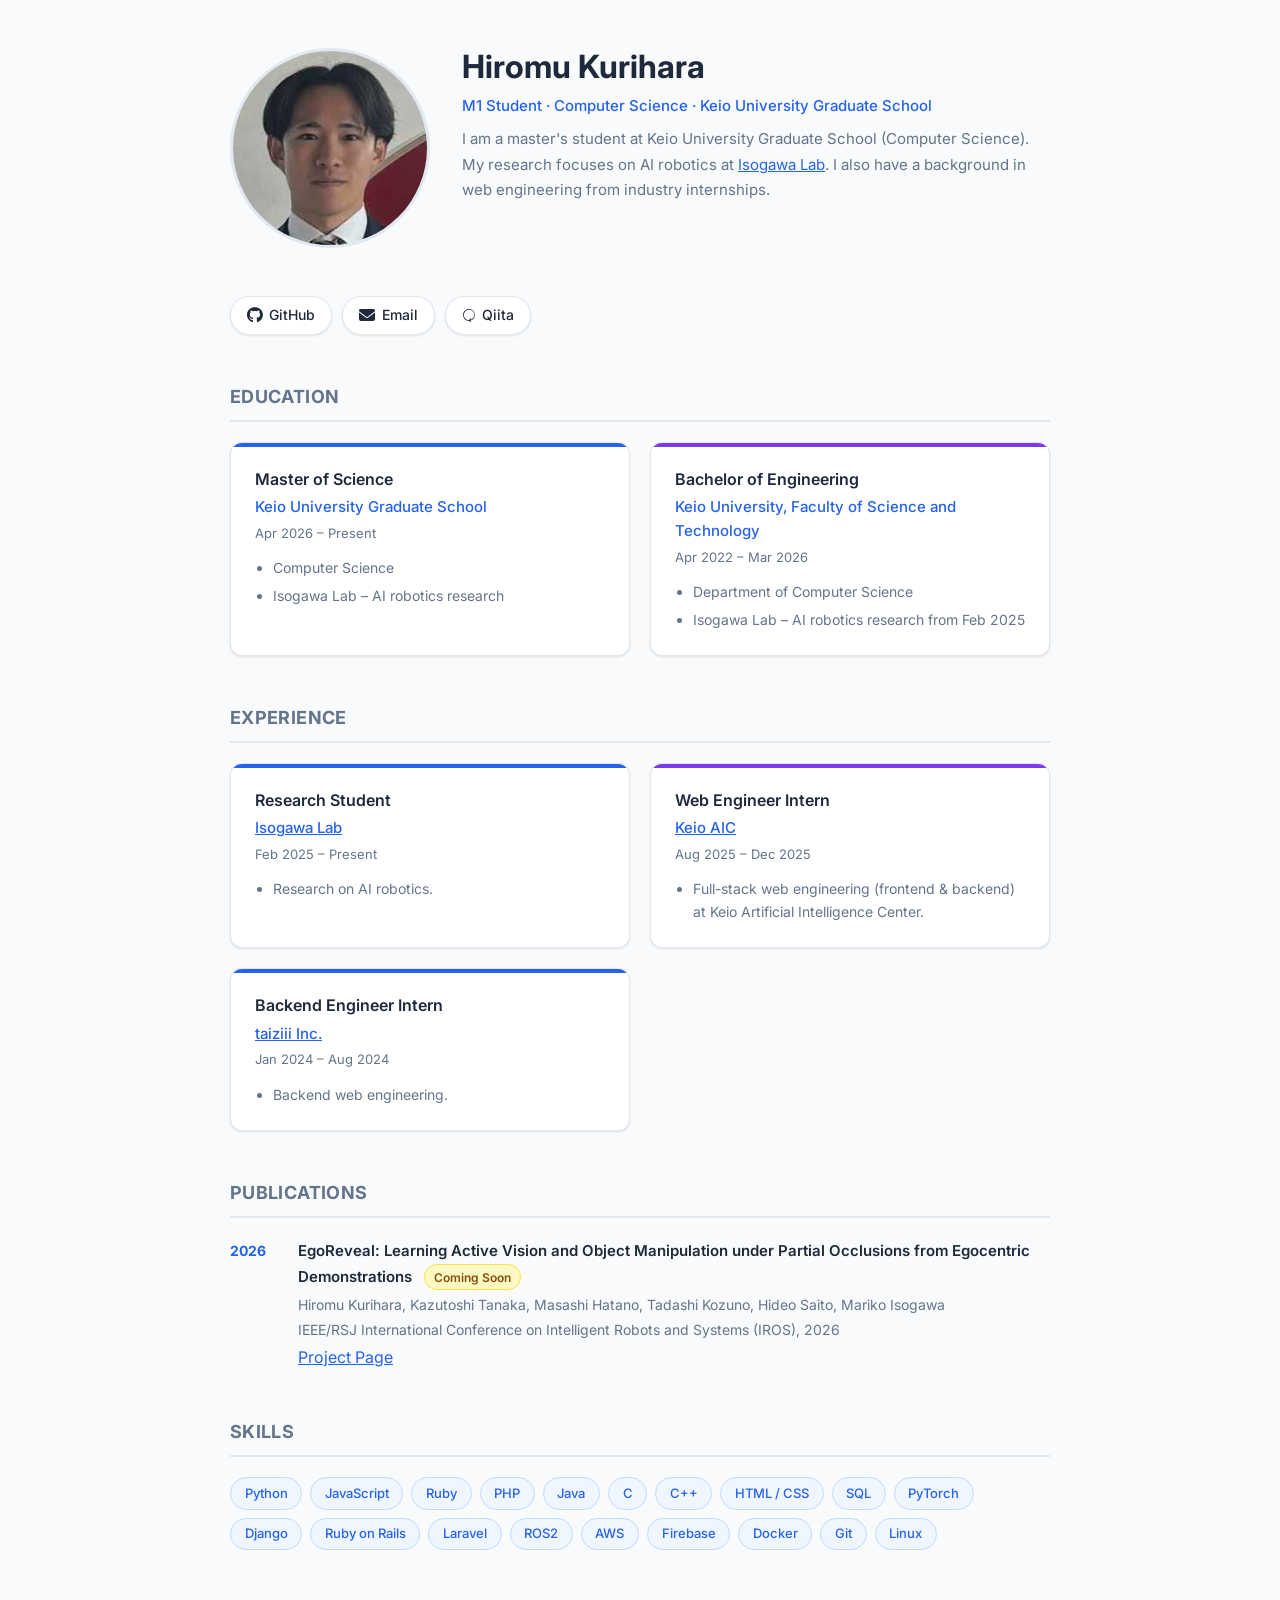
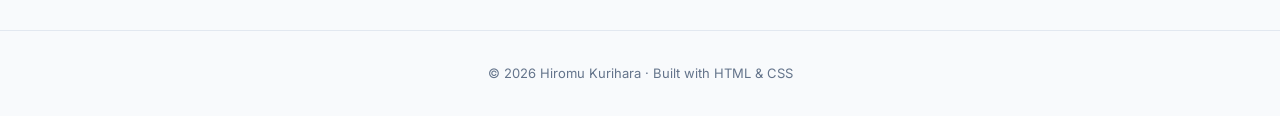
<file: index.html>
<!DOCTYPE html>
<html lang="ja">
<head>
  <meta charset="UTF-8">
  <meta name="viewport" content="width=device-width, initial-scale=1.0">
  <meta name="description" content="Hiromu Kurihara – Researcher / Engineer">
  <title>Hiromu Kurihara</title>

  <!-- Google Fonts: Inter -->
  <link rel="preconnect" href="https://fonts.googleapis.com">
  <link rel="preconnect" href="https://fonts.gstatic.com" crossorigin>
  <link rel="stylesheet"
        href="https://fonts.googleapis.com/css2?family=Inter:wght@400;500;600;700&display=swap">

  <!-- Font Awesome 6.5.2 -->
  <link rel="stylesheet"
        href="https://cdnjs.cloudflare.com/ajax/libs/font-awesome/6.5.2/css/all.min.css"
        integrity="sha512-SnH5WK+bZxgPHs44uWIX+LLJAJ9/2PkPKZ5QiAj6Ta86w+fsb2TkcmfRyVX3pBnMFcV7oQPJkl9QevSCWr3W6A=="
        crossorigin="anonymous" referrerpolicy="no-referrer">

  <link rel="stylesheet" href="style.css">
</head>
<body>

  <main class="container">

    <!-- ==============================
         Profile
    ============================== -->
    <section class="section section--profile">
      <div class="profile">
        <div class="profile__photo-wrap">
          <img class="profile__photo"
               src="assets/face.jpg"
               alt="Hiromu Kurihara">
        </div>
        <div class="profile__bio">
          <h1 class="profile__name">Hiromu Kurihara</h1>
          <p class="profile__title">M1 Student &middot; Computer Science &middot; Keio University Graduate School</p>
          <p class="profile__text">
            I am a master's student at Keio University Graduate School (Computer Science). My
            research focuses on AI robotics at
            <a href="https://isogawa.ics.keio.ac.jp/" target="_blank" rel="noopener">Isogawa Lab</a>.
            I also have a background in web engineering from industry internships.
          </p>
        </div>
      </div>
    </section>

    <!-- ==============================
         Contact Links
    ============================== -->
    <section class="section section--contact">
      <div class="contact-links">
        <a class="contact-link" href="https://github.com/kurirona-166" target="_blank" rel="noopener">
          <i class="fa-brands fa-github"></i>
          <span>GitHub</span>
        </a>
        <a class="contact-link" href="mailto:chestnuts36015@keio.jp">
          <i class="fa-solid fa-envelope"></i>
          <span>Email</span>
        </a>
        <!-- <a class="contact-link" href="https://linkedin.com/in/username" target="_blank" rel="noopener">
          <i class="fa-brands fa-linkedin"></i>
          <span>LinkedIn</span>
        </a> -->
        <!-- <a class="contact-link" href="https://twitter.com/username" target="_blank" rel="noopener">
          <i class="fa-brands fa-x-twitter"></i>
          <span>Twitter / X</span>
        </a> -->
        <!-- <a class="contact-link" href="https://scholar.google.com/citations?user=XXXX" target="_blank" rel="noopener">
          <i class="fa-solid fa-graduation-cap"></i>
          <span>Google Scholar</span>
        </a> -->
        <!-- <a class="contact-link" href="https://orcid.org/0000-0000-0000-0000" target="_blank" rel="noopener">
          <i class="fa-brands fa-orcid"></i>
          <span>ORCID</span>
        </a> -->
        <!-- <a class="contact-link" href="assets/cv.pdf" target="_blank" rel="noopener">
          <i class="fa-solid fa-file-lines"></i>
          <span>CV</span>
        </a> -->
        <a class="contact-link" href="https://qiita.com/ronachan" target="_blank" rel="noopener">
          <svg role="img" viewBox="0 0 24 24" xmlns="http://www.w3.org/2000/svg"
               fill="currentColor" style="height:1em;width:1em;vertical-align:-0.125em">
            <path d="M1.874 11.998C1.874 6.443 6.443 1.874 12 1.874c5.557 0 10.126 4.569 10.126 10.124 0 4.976-3.632 9.12-8.378 9.934l1.538 1.538a.655.655 0 0 1-.928.926l-2.786-2.786a.655.655 0 0 1 0-.928l2.786-2.786a.655.655 0 1 1 .928.928l-1.418 1.416c4.211-.79 7.382-4.483 7.382-8.242 0-4.89-3.96-8.814-8.85-8.814A8.83 8.83 0 0 0 3.184 12c0 4.84 3.93 8.77 8.766 8.814a.655.655 0 0 1 0 1.312C6.407 22.08 1.874 17.553 1.874 12z"/>
          </svg>
          <span>Qiita</span>
        </a>
      </div>
    </section>

    <!-- ==============================
         Education
    ============================== -->
    <section class="section section--education">
      <h2 class="section__title">Education</h2>
      <div class="card-grid">

        <article class="card card--intern">
          <div class="card__accent"></div>
          <div class="card__body">
            <h3 class="card__role">Master of Science</h3>
            <p class="card__org">Keio University Graduate School</p>
            <p class="card__date">Apr 2026 &ndash; Present</p>
            <ul class="card__bullets">
              <li>Computer Science</li>
              <li>Isogawa Lab – AI robotics research</li>
            </ul>
          </div>
        </article>

        <article class="card card--intern">
          <div class="card__accent"></div>
          <div class="card__body">
            <h3 class="card__role">Bachelor of Engineering</h3>
            <p class="card__org">Keio University, Faculty of Science and Technology</p>
            <p class="card__date">Apr 2022 &ndash; Mar 2026</p>
            <ul class="card__bullets">
              <li>Department of Computer Science</li>
              <li>Isogawa Lab – AI robotics research from Feb 2025</li>
            </ul>
          </div>
        </article>

      </div>
    </section>

    <!-- ==============================
         Internships / Experience
    ============================== -->
    <section class="section section--internships">
      <h2 class="section__title">Experience</h2>
      <div class="card-grid">

        <article class="card card--intern">
          <div class="card__accent"></div>
          <div class="card__body">
            <h3 class="card__role">Research Student</h3>
            <p class="card__org"><a href="https://isogawa.ics.keio.ac.jp/" target="_blank" rel="noopener">Isogawa Lab</a></p>
            <p class="card__date">Feb 2025 &ndash; Present</p>
            <ul class="card__bullets">
              <li>Research on AI robotics.</li>
            </ul>
          </div>
        </article>

        <article class="card card--intern">
          <div class="card__accent"></div>
          <div class="card__body">
            <h3 class="card__role">Web Engineer Intern</h3>
            <p class="card__org"><a href="https://aic.keio.ac.jp/" target="_blank" rel="noopener">Keio AIC</a></p>
            <p class="card__date">Aug 2025 &ndash; Dec 2025</p>
            <ul class="card__bullets">
              <li>Full-stack web engineering (frontend &amp; backend) at Keio Artificial Intelligence Center.</li>
            </ul>
          </div>
        </article>

        <article class="card card--intern">
          <div class="card__accent"></div>
          <div class="card__body">
            <h3 class="card__role">Backend Engineer Intern</h3>
            <p class="card__org"><a href="https://taiziii.com/" target="_blank" rel="noopener">taiziii Inc.</a></p>
            <p class="card__date">Jan 2024 &ndash; Aug 2024</p>
            <ul class="card__bullets">
              <li>Backend web engineering.</li>
            </ul>
          </div>
        </article>

      </div>
    </section>

    <!-- ==============================
         Publications
    ============================== -->
    <section class="section section--publications">
      <h2 class="section__title">Publications</h2>
      <ul class="pub-list">

        <li class="pub">
          <span class="pub__year">2026</span>
          <div class="pub__body">
            <p class="pub__title">
              <a>EgoReveal: Learning Active Vision and Object Manipulation under Partial Occlusions from Egocentric Demonstrations</a>
              <span class="pub__badge">Coming Soon</span>
            </p>
            <p class="pub__authors">Hiromu Kurihara, Kazutoshi Tanaka, Masashi Hatano, Tadashi Kozuno, Hideo Saito, Mariko Isogawa</p>
            <p class="pub__venue">IEEE/RSJ International Conference on Intelligent Robots and Systems (IROS), 2026</p>
            <p class="pub__links">
              <a href="projects/iros2026/" target="_blank" rel="noopener">Project Page</a>
            </p>
          </div>
        </li>

      </ul>
    </section>

    <!-- ==============================
         Skills
    ============================== -->
    <section class="section section--skills">
      <h2 class="section__title">Skills</h2>
      <div class="skill-tags">
        <!-- Languages -->
        <span class="tag">Python</span>
        <span class="tag">JavaScript</span>
        <span class="tag">Ruby</span>
        <span class="tag">PHP</span>
        <span class="tag">Java</span>
        <span class="tag">C</span>
        <span class="tag">C++</span>
        <span class="tag">HTML / CSS</span>
        <span class="tag">SQL</span>
        <!-- Frameworks / Libraries -->
        <span class="tag">PyTorch</span>
        <span class="tag">Django</span>
        <span class="tag">Ruby on Rails</span>
        <span class="tag">Laravel</span>
        <span class="tag">ROS2</span>
        <!-- Cloud / Infra -->
        <span class="tag">AWS</span>
        <span class="tag">Firebase</span>
        <span class="tag">Docker</span>
        <!-- Tools / OS -->
        <span class="tag">Git</span>
        <span class="tag">Linux</span>
      </div>
    </section>

  </main>

  <footer class="footer">
    <p>&copy; 2026 Hiromu Kurihara &middot; Built with HTML &amp; CSS</p>
  </footer>

</body>
</html>
</file>
<file: style.css>
/* ============================================================
   CSS Variables
   ============================================================ */
:root {
  --color-bg:       #f8fafc;
  --color-surface:  #ffffff;
  --color-border:   #e2e8f0;
  --color-text:     #1e293b;
  --color-muted:    #64748b;
  --color-accent:   #2563eb;
  --color-accent-2: #7c3aed;
  --radius:         0.75rem;
  --shadow:         0 1px 3px rgba(0, 0, 0, .08), 0 1px 2px rgba(0, 0, 0, .04);
  --shadow-md:      0 4px 6px rgba(0, 0, 0, .07), 0 2px 4px rgba(0, 0, 0, .05);
  --font:           'Inter', system-ui, sans-serif;
  --max-width:      860px;
}

/* ============================================================
   Reset & Base
   ============================================================ */
*, *::before, *::after {
  box-sizing: border-box;
  margin: 0;
  padding: 0;
}

body {
  font-family: var(--font);
  background: var(--color-bg);
  color: var(--color-text);
  line-height: 1.6;
  -webkit-font-smoothing: antialiased;
}

a {
  color: var(--color-accent);
}

/* ============================================================
   Layout
   ============================================================ */
.container {
  max-width: var(--max-width);
  margin: 0 auto;
  padding: 3rem 1.25rem 5rem;
  display: flex;
  flex-direction: column;
  gap: 3rem;
}

/* ============================================================
   Section title (shared)
   ============================================================ */
.section__title {
  font-size: 1.125rem;
  font-weight: 700;
  letter-spacing: .02em;
  text-transform: uppercase;
  color: var(--color-muted);
  margin-bottom: 1.25rem;
  padding-bottom: .5rem;
  border-bottom: 2px solid var(--color-border);
}

/* ============================================================
   Profile
   ============================================================ */
.profile {
  display: grid;
  grid-template-columns: 200px 1fr;
  gap: 2rem;
  align-items: start;
}

.profile__photo {
  width: 200px;
  height: 200px;
  border-radius: 50%;
  object-fit: cover;
  border: 3px solid var(--color-border);
  display: block;
}

.profile__bio {
  display: flex;
  flex-direction: column;
  justify-content: center;
  gap: .5rem;
}

.profile__name {
  font-size: 2rem;
  font-weight: 700;
  line-height: 1.2;
}

.profile__title {
  color: var(--color-accent);
  font-weight: 500;
  font-size: .9375rem;
}

.profile__text {
  color: var(--color-muted);
  font-size: .9375rem;
  line-height: 1.7;
}

@media (max-width: 560px) {
  .profile {
    grid-template-columns: 1fr;
    justify-items: center;
    text-align: center;
  }

  .profile__photo {
    width: 140px;
    height: 140px;
  }
}

/* ============================================================
   Contact Links
   ============================================================ */
.contact-links {
  display: flex;
  flex-wrap: wrap;
  gap: .625rem;
}

.contact-link {
  display: inline-flex;
  align-items: center;
  gap: .4rem;
  padding: .45rem 1rem;
  border: 1px solid var(--color-border);
  border-radius: 999px;
  color: var(--color-text);
  text-decoration: none;
  font-size: .875rem;
  font-weight: 500;
  background: var(--color-surface);
  box-shadow: var(--shadow);
  transition: border-color .15s, color .15s, box-shadow .15s;
}

.contact-link:hover {
  border-color: var(--color-accent);
  color: var(--color-accent);
  box-shadow: var(--shadow-md);
}

.contact-link i {
  font-size: 1rem;
}

/* ============================================================
   Card Grid (Internships)
   ============================================================ */
.card-grid {
  display: grid;
  grid-template-columns: repeat(auto-fit, minmax(320px, 1fr));
  gap: 1.25rem;
}

.card {
  background: var(--color-surface);
  border: 1px solid var(--color-border);
  border-radius: var(--radius);
  box-shadow: var(--shadow);
  overflow: hidden;
  transition: box-shadow .2s, transform .2s;
}

.card:hover {
  box-shadow: var(--shadow-md);
  transform: translateY(-2px);
}

.card__accent {
  height: 4px;
  background: var(--color-accent);
}

.card--intern:nth-child(2) .card__accent {
  background: var(--color-accent-2);
}

.card__body {
  padding: 1.25rem 1.5rem 1.5rem;
}

.card__role {
  font-size: 1rem;
  font-weight: 600;
  margin-bottom: .2rem;
}

.card__org {
  color: var(--color-accent);
  font-weight: 500;
  font-size: .9375rem;
  margin-bottom: .2rem;
}

.card__date {
  color: var(--color-muted);
  font-size: .8125rem;
  margin-bottom: .875rem;
}

.card__bullets {
  padding-left: 1.1rem;
  color: var(--color-muted);
  font-size: .875rem;
  display: flex;
  flex-direction: column;
  gap: .3rem;
}

/* ============================================================
   Publications
   ============================================================ */
.pub-list {
  list-style: none;
  display: flex;
  flex-direction: column;
  gap: 1.5rem;
}

.pub {
  display: flex;
  gap: 1.25rem;
  align-items: baseline;
}

.pub__year {
  flex-shrink: 0;
  width: 3rem;
  font-weight: 700;
  font-size: .875rem;
  color: var(--color-accent);
}

.pub__body {
  display: flex;
  flex-direction: column;
  gap: .2rem;
}

.pub__title a {
  color: var(--color-text);
  font-weight: 600;
  text-decoration: none;
  font-size: .9375rem;
  line-height: 1.4;
}

.pub__title a:hover {
  color: var(--color-accent);
  text-decoration: underline;
}

.pub__authors {
  color: var(--color-muted);
  font-size: .875rem;
}

.pub__venue {
  font-size: .875rem;
  color: var(--color-muted);
}

.pub__link {
  margin-left: .5rem;
  color: var(--color-accent);
  font-weight: 500;
  text-decoration: none;
  font-size: .8125rem;
}

.pub__link:hover {
  text-decoration: underline;
}

.pub__badge {
  display: inline-block;
  padding: .15rem .55rem;
  background: #fef9c3;
  color: #854d0e;
  border: 1px solid #fde047;
  border-radius: 999px;
  font-size: .75rem;
  font-weight: 600;
  margin-left: .5rem;
  vertical-align: middle;
}

/* ============================================================
   Skills
   ============================================================ */
.skill-tags {
  display: flex;
  flex-wrap: wrap;
  gap: .5rem;
}

.tag {
  display: inline-block;
  padding: .3rem .85rem;
  background: #eff6ff;
  color: var(--color-accent);
  border: 1px solid #bfdbfe;
  border-radius: 999px;
  font-size: .8125rem;
  font-weight: 500;
}

/* ============================================================
   Footer
   ============================================================ */
.footer {
  text-align: center;
  padding: 2rem 1rem;
  color: var(--color-muted);
  font-size: .8125rem;
  border-top: 1px solid var(--color-border);
}
</file>
